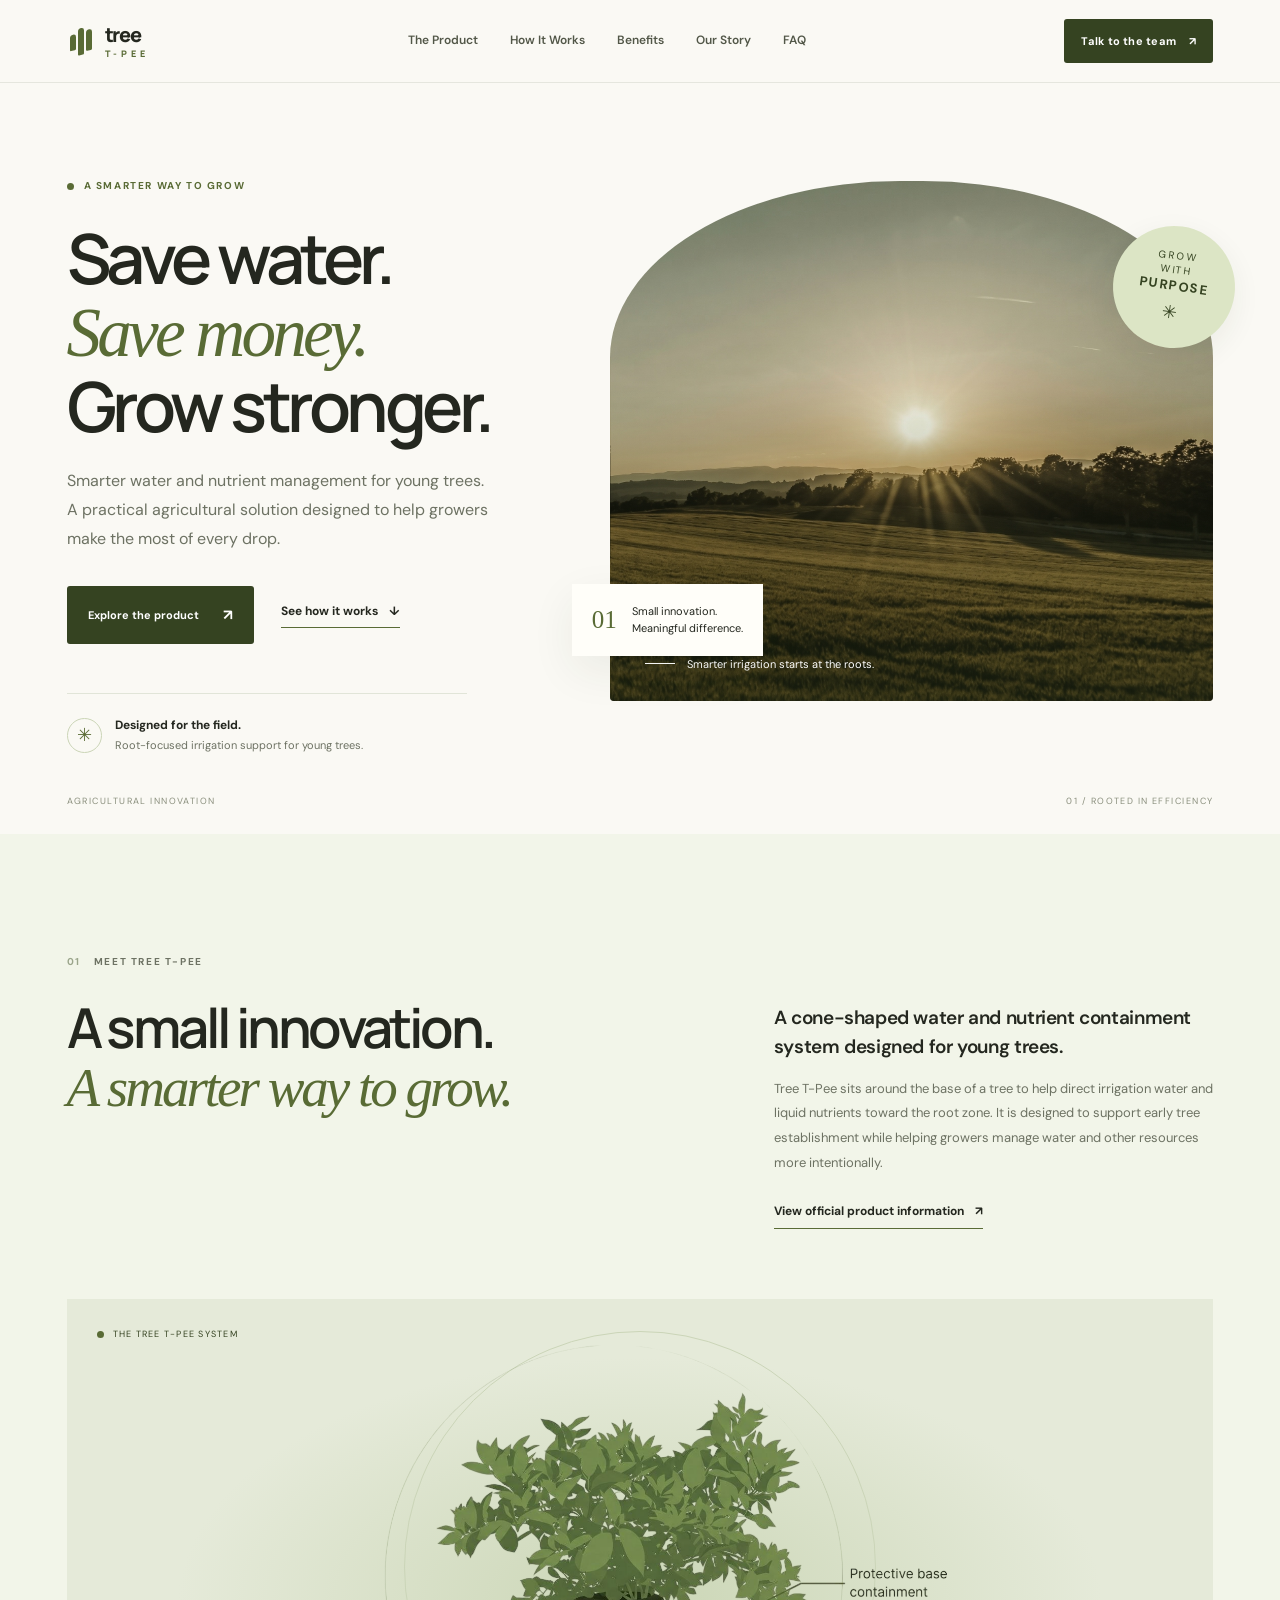
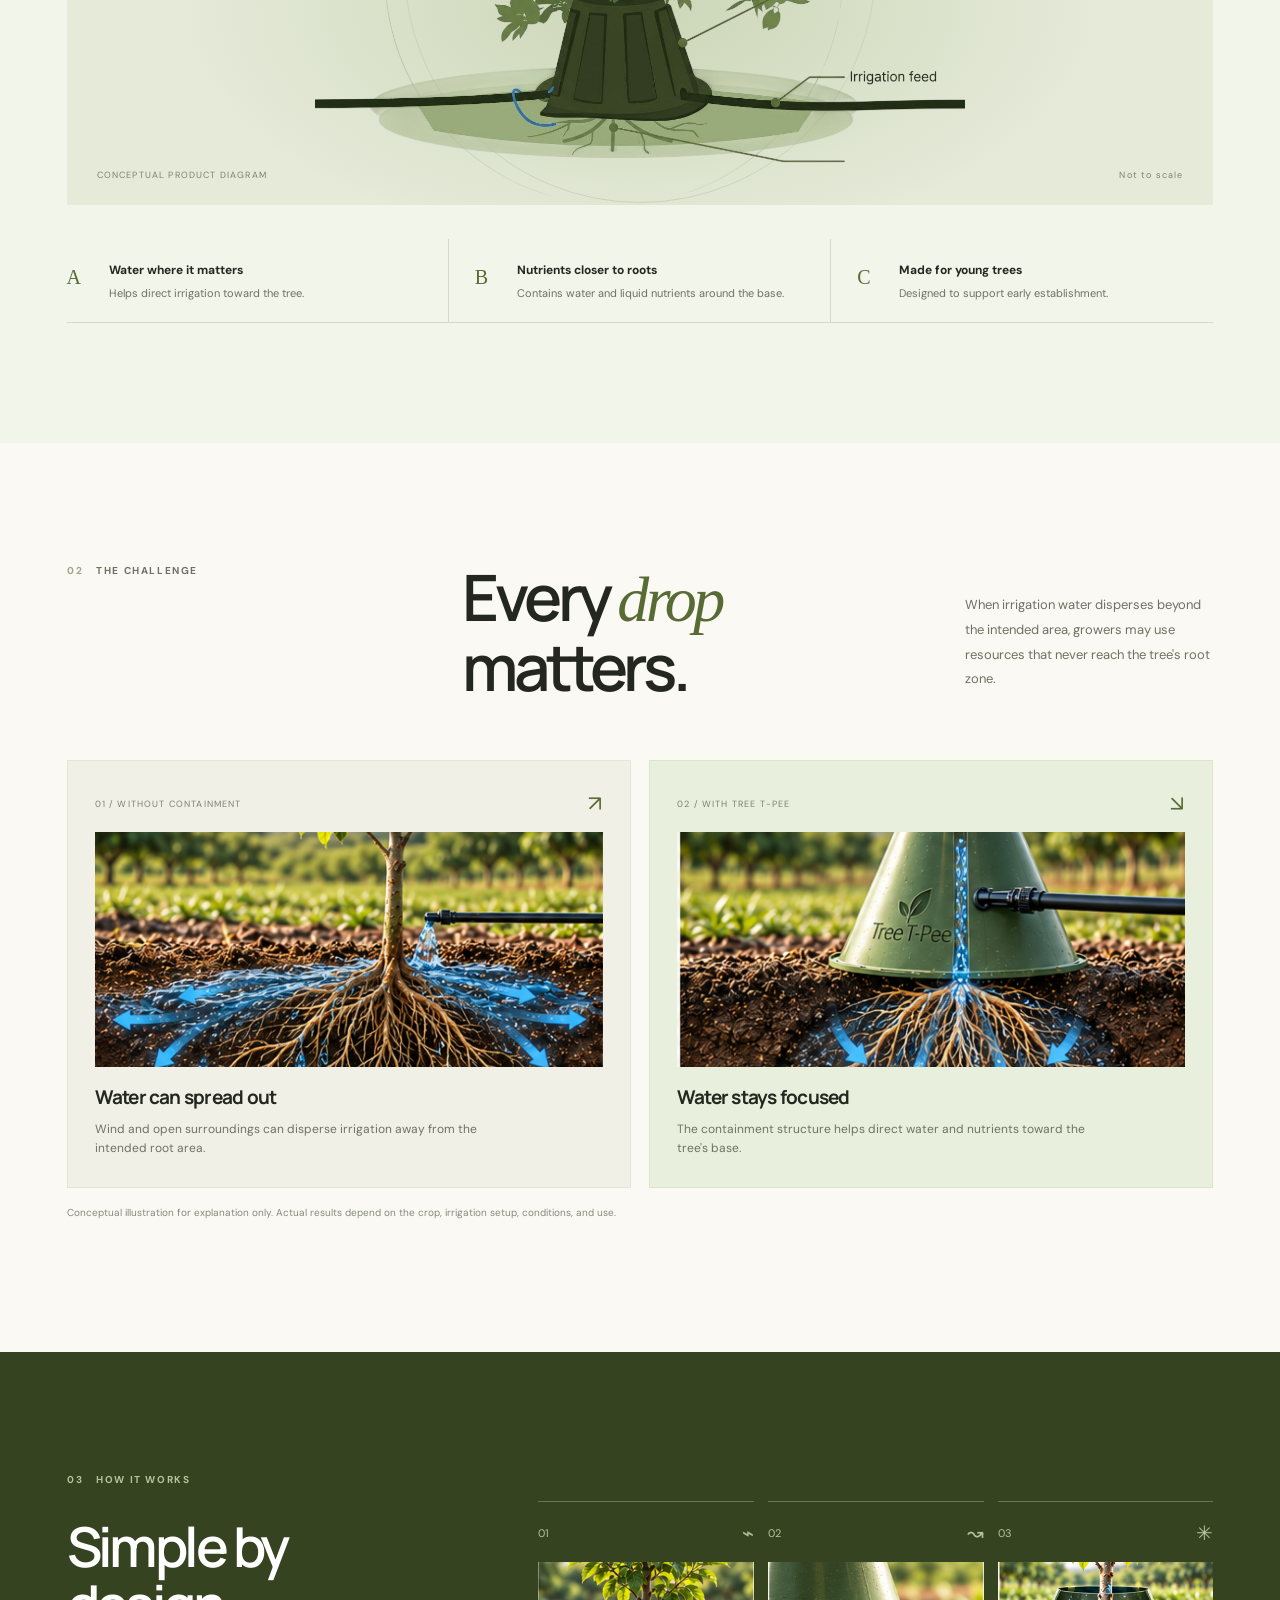
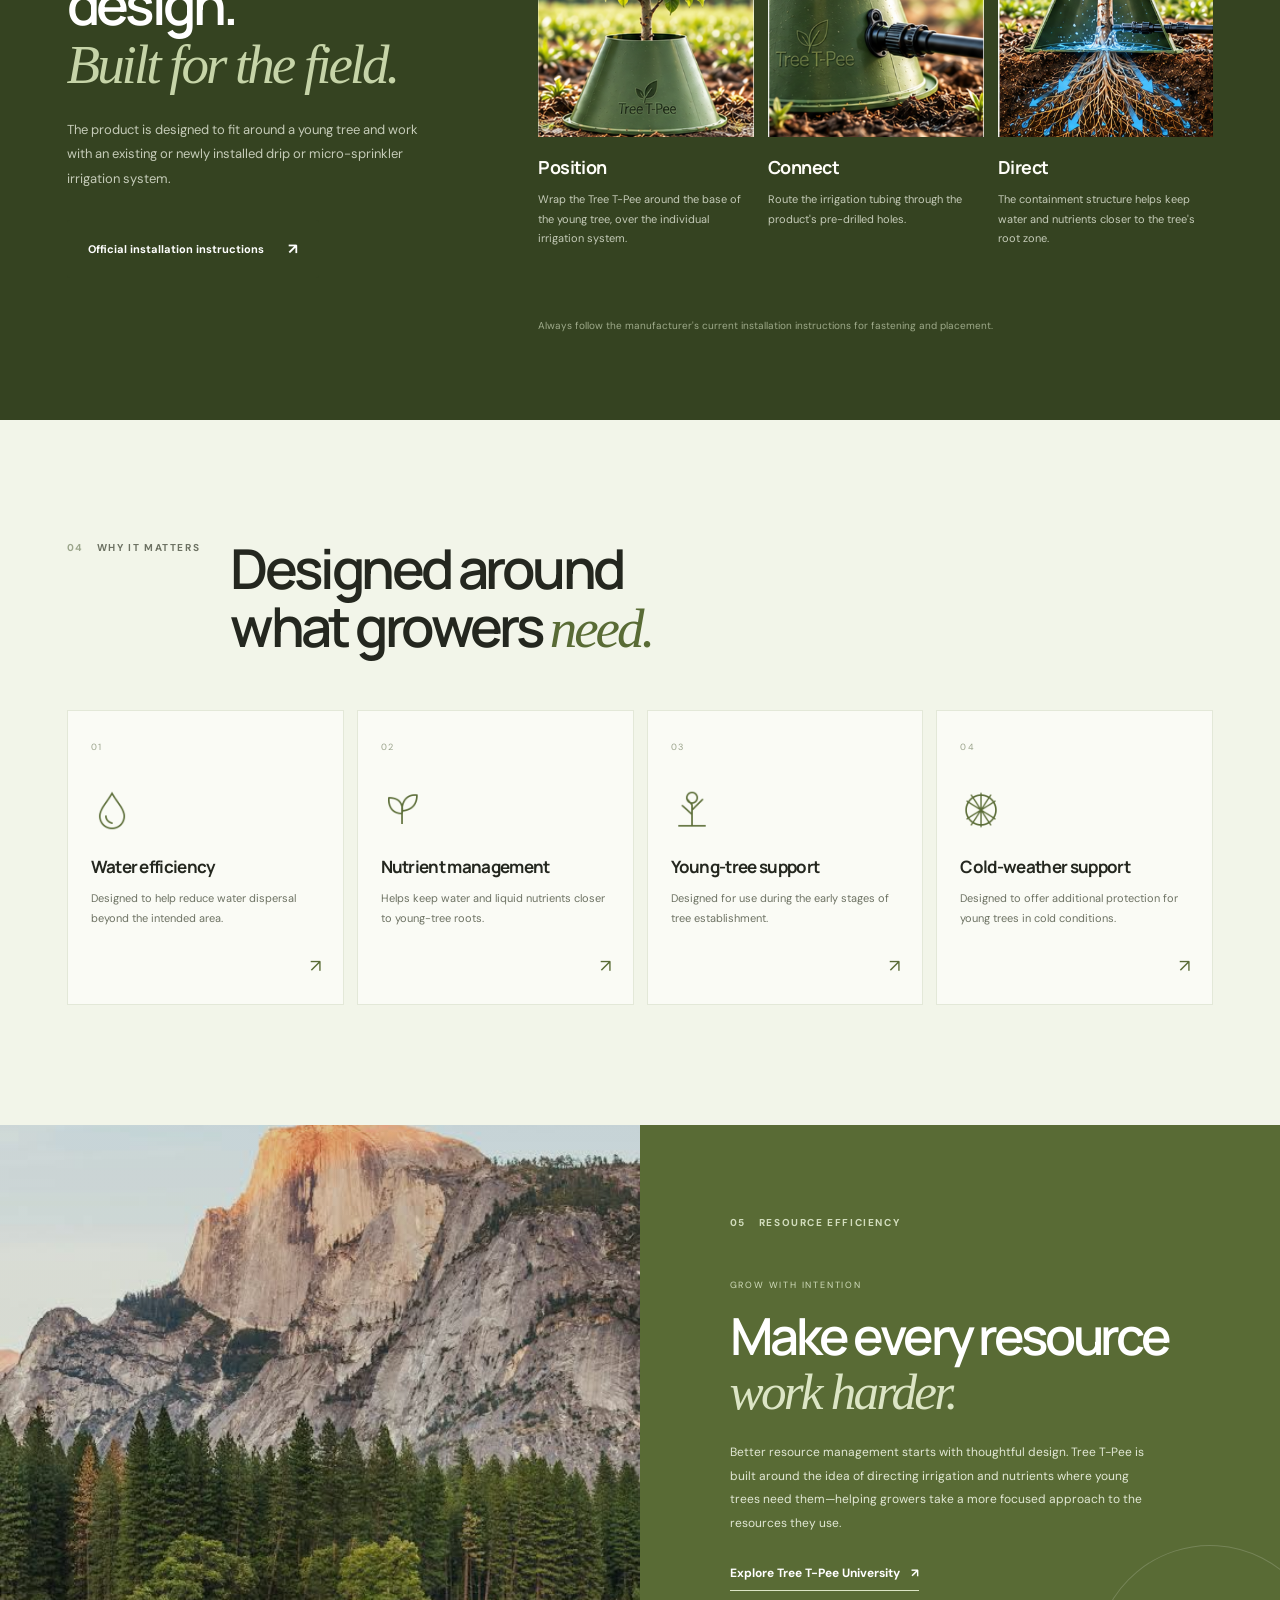
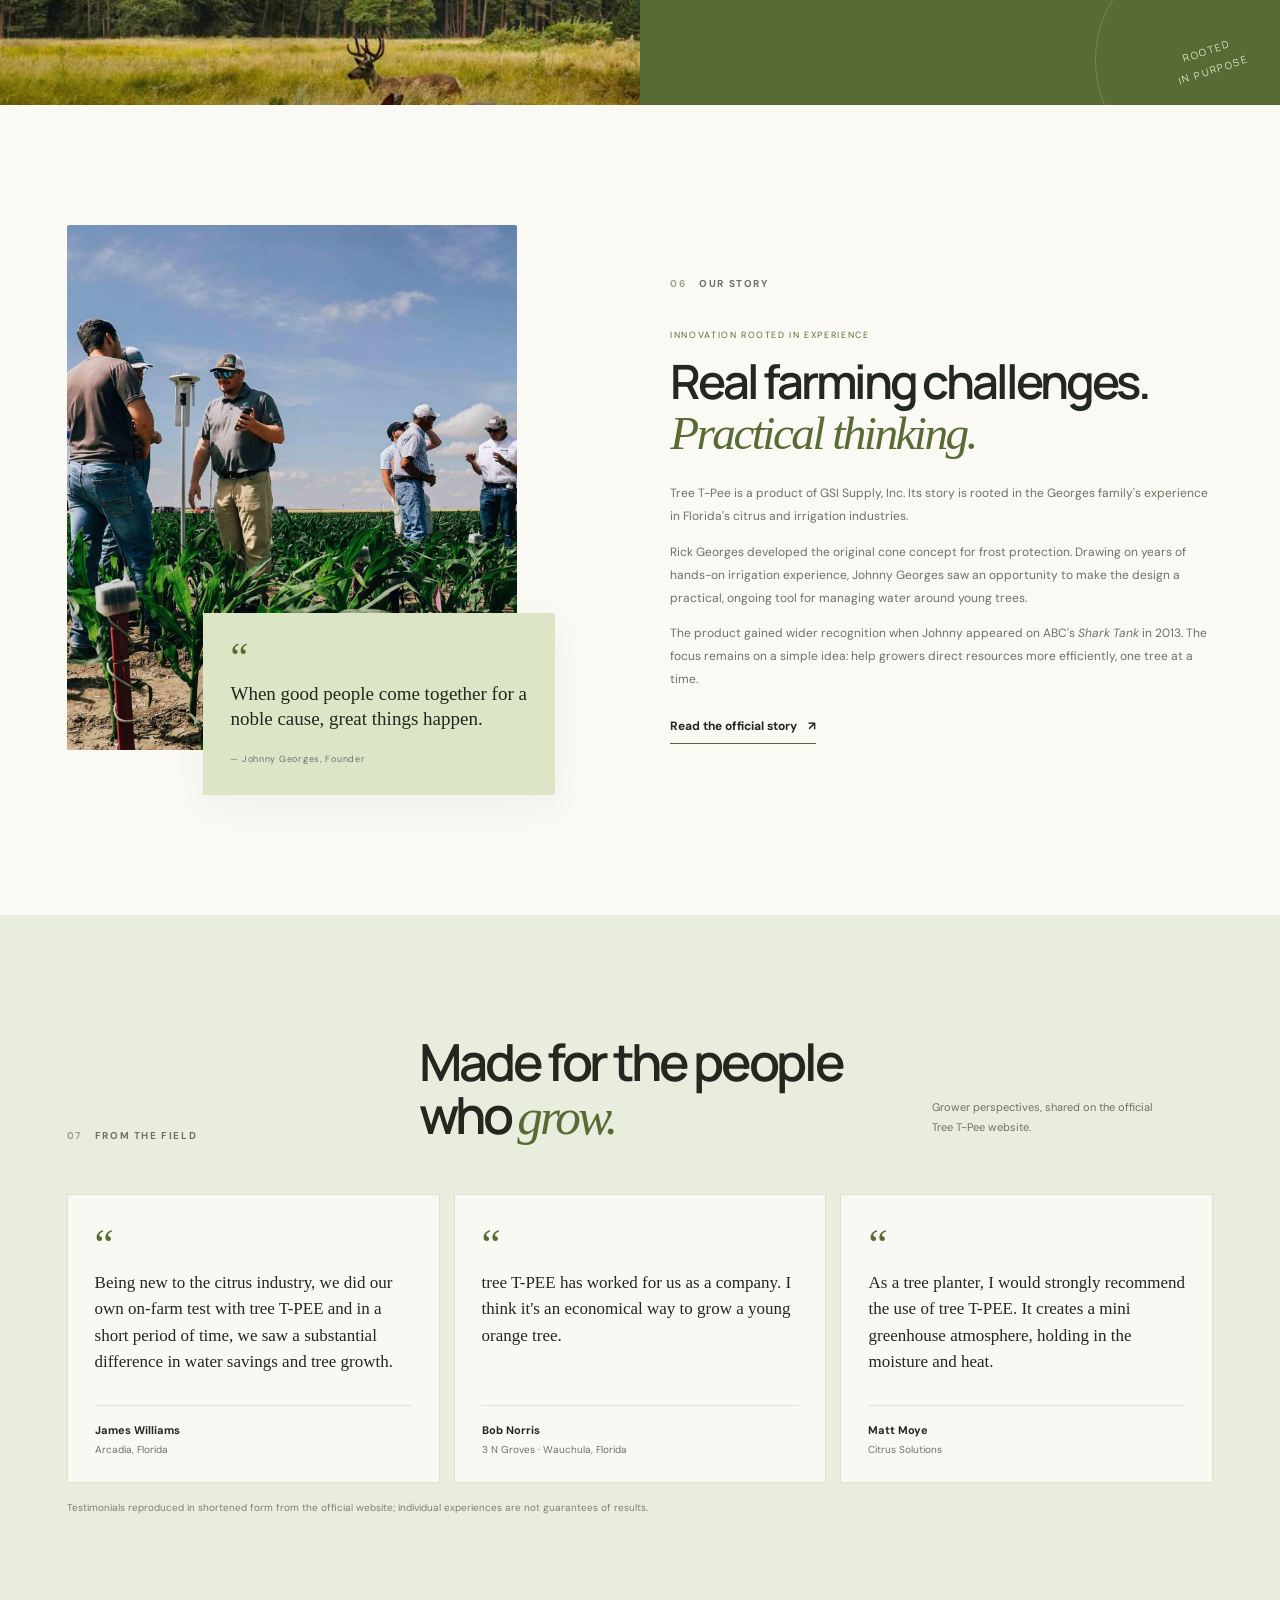
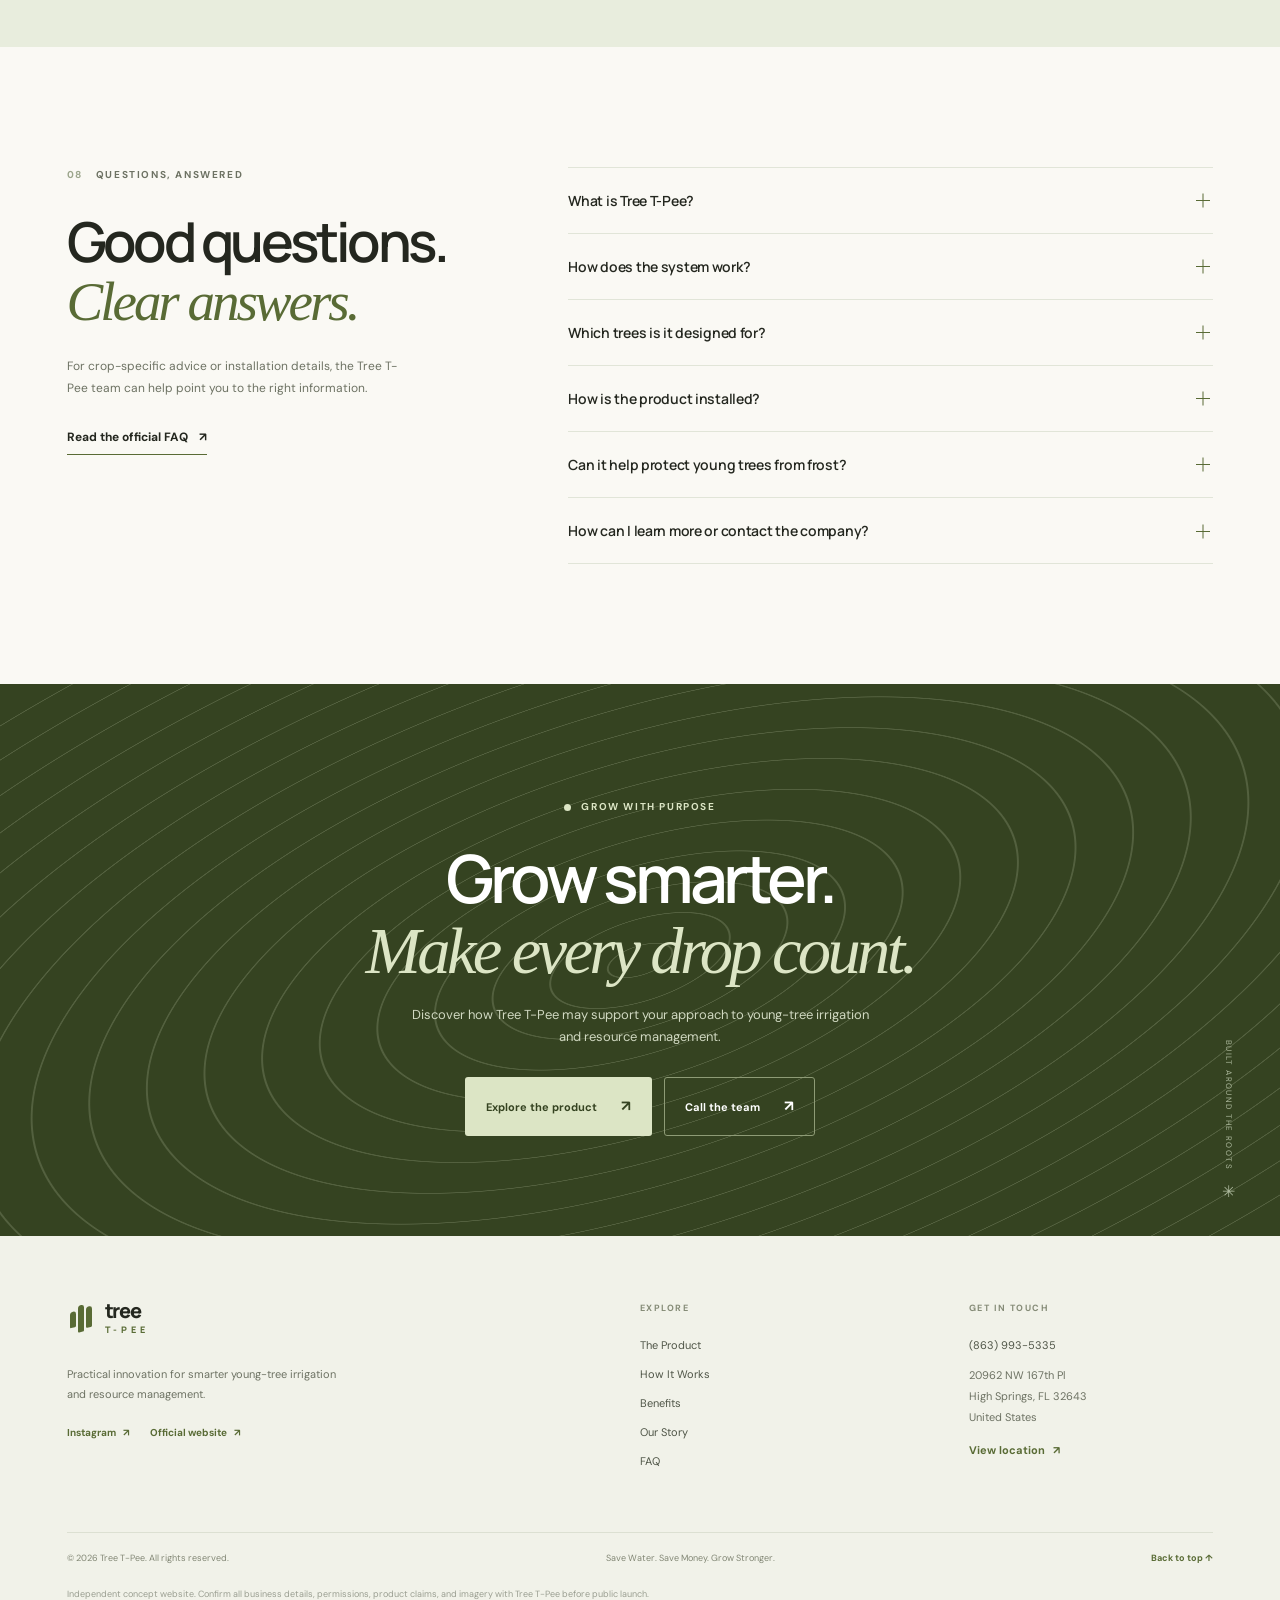
<file: index.html>
<!doctype html>
<html lang="en">
<head>
  <meta charset="utf-8">
  <meta name="viewport" content="width=device-width, initial-scale=1">
  <meta name="theme-color" content="#354321">
  <meta name="color-scheme" content="light">
  <meta name="referrer" content="strict-origin-when-cross-origin">
  <meta name="description" content="Discover Tree T-Pee, a practical water and nutrient containment system designed to support young trees and help growers use resources efficiently.">
  <meta property="og:title" content="Tree T-Pee — Grow Smarter">
  <meta property="og:description" content="Save Water. Save Money. Grow Stronger.">
  <meta property="og:type" content="website">
  <meta property="og:locale" content="en_US">
  <meta name="twitter:card" content="summary">
  <title>Tree T-Pee — Save Water. Grow Stronger.</title>
  <link rel="preconnect" href="https://fonts.googleapis.com">
  <link rel="preconnect" href="https://fonts.gstatic.com" crossorigin>
  <link href="https://fonts.googleapis.com/css2?family=DM+Sans:wght@400;500;600;700&family=Manrope:wght@400;500;600;700;800&display=swap" rel="stylesheet">
  <link rel="icon" href="assets/images/tree-tpee-favicon.png" type="image/png">
  <link rel="stylesheet" href="assets/styles/main.css">
</head>
<body>
  <a class="skip-link" href="#main">Skip to content</a>
  <header class="site-header" id="top">
    <div class="nav-wrap">
      <a class="brand" href="#top" aria-label="Tree T-Pee home">
        <span class="brand-mark" aria-hidden="true"><span></span><span></span><span></span></span>
        <span class="brand-word">tree<span>T-PEE</span></span>
      </a>
      <button class="menu-toggle" aria-expanded="false" aria-controls="primary-nav" aria-label="Open navigation">
        <span></span><span></span>
      </button>
      <nav id="primary-nav" class="primary-nav" aria-label="Main navigation">
        <a href="#product">The Product</a>
        <a href="#how-it-works">How It Works</a>
        <a href="#benefits">Benefits</a>
        <a href="#story">Our Story</a>
        <a href="#faq">FAQ</a>
      </nav>
      <a class="nav-cta" href="#contact">Talk to the team <span aria-hidden="true">↗</span></a>
    </div>
  </header>

  <main id="main">
    <section class="hero section-shell">
      <div class="hero-copy reveal">
        <p class="eyebrow"><span class="eyebrow-dot"></span> A smarter way to grow</p>
        <h1>Save water.<br><em>Save money.</em><br>Grow stronger.</h1>
        <p class="hero-lede">Smarter water and nutrient management for young trees. A practical agricultural solution designed to help growers make the most of every drop.</p>
        <div class="hero-actions">
          <a class="button button-dark" href="#product">Explore the product <span aria-hidden="true">↗</span></a>
          <a class="text-link" href="#how-it-works">See how it works <span aria-hidden="true">↓</span></a>
        </div>
        <div class="hero-proof">
          <div class="proof-icon" aria-hidden="true">✳</div>
          <p><strong>Designed for the field.</strong><br><span>Root-focused irrigation support for young trees.</span></p>
        </div>
      </div>
      <div class="hero-visual reveal">
        <div class="hero-photo" role="img" aria-label="Sunlit orchard with rows of young trees"></div>
        <div class="photo-shade"></div>
        <div class="hero-photo-caption"><span class="caption-line"></span><span>Smarter irrigation starts at the roots.</span></div>
        <div class="hero-stamp"><span>GROW</span><span>WITH</span><strong>PURPOSE</strong><i aria-hidden="true">✳</i></div>
        <div class="hero-note"><span class="note-number">01</span><span>Small innovation.<br>Meaningful difference.</span></div>
      </div>
      <div class="hero-bottom"><span>AGRICULTURAL INNOVATION</span><span>01 / ROOTED IN EFFICIENCY</span></div>
    </section>

    <section class="intro section-pad" id="product">
      <div class="section-kicker reveal"><span>01</span><span>Meet Tree T-Pee</span></div>
      <div class="intro-grid">
        <div class="intro-heading reveal"><h2>A small innovation.<br><em>A smarter way to grow.</em></h2></div>
        <div class="intro-copy reveal"><p class="large-copy">A cone-shaped water and nutrient containment system designed for young trees.</p><p>Tree T-Pee sits around the base of a tree to help direct irrigation water and liquid nutrients toward the root zone. It is designed to support early tree establishment while helping growers manage water and other resources more intentionally.</p><a class="underlined-link" href="https://www.treetpee.com/products/" target="_blank" rel="noopener noreferrer">View official product information <span aria-hidden="true">↗</span></a></div>
      </div>
      <div class="product-stage reveal">
        <div class="stage-texture"></div>
        <div class="stage-label"><span class="stage-dot"></span> THE TREE T-PEE SYSTEM</div>
        <div class="product-diagram" aria-label="Conceptual illustration of a cone-shaped containment system around a young tree">
          <img src="assets/images/tree-tpee-product-diagram.png" alt="Conceptual Tree T-Pee illustration: a young tree inside a cone-shaped containment guard, with irrigation tubing and root-zone lines." width="1120" height="820" loading="lazy" decoding="async">
        </div>
        <div class="stage-foot"><span>CONCEPTUAL PRODUCT DIAGRAM</span><span>Not to scale</span></div>
      </div>
      <div class="feature-strip">
        <div><span class="feature-index">A</span><strong>Water where it matters</strong><span>Helps direct irrigation toward the tree.</span></div>
        <div><span class="feature-index">B</span><strong>Nutrients closer to roots</strong><span>Contains water and liquid nutrients around the base.</span></div>
        <div><span class="feature-index">C</span><strong>Made for young trees</strong><span>Designed to support early establishment.</span></div>
      </div>
    </section>

    <section class="problem section-pad">
      <div class="problem-top">
        <div class="section-kicker reveal"><span>02</span><span>The challenge</span></div>
        <h2 class="reveal">Every <em>drop</em><br>matters.</h2>
        <p class="problem-lede reveal">When irrigation water disperses beyond the intended area, growers may use resources that never reach the tree's root zone.</p>
      </div>
      <div class="compare-grid reveal">
        <article class="compare-card compare-before">
          <div class="compare-top"><span>01 / WITHOUT CONTAINMENT</span><span class="compare-symbol">↗</span></div>
          <div class="compare-art"><img src="assets/images/challenge-without-containment.png" alt="Conceptual cutaway of irrigation water spreading outward beyond a young tree’s root zone without containment." width="1096" height="752" loading="lazy" decoding="async"></div>
          <h3>Water can spread out</h3><p>Wind and open surroundings can disperse irrigation away from the intended root area.</p>
        </article>
        <article class="compare-card compare-after">
          <div class="compare-top"><span>02 / WITH TREE T-PEE</span><span class="compare-symbol">↘</span></div>
          <div class="compare-art"><img src="assets/images/challenge-with-tree-tpee.png" alt="Conceptual cutaway of a Tree T-Pee around a young tree, with water directed toward the root zone." width="1034" height="752" loading="lazy" decoding="async"></div>
          <h3>Water stays focused</h3><p>The containment structure helps direct water and nutrients toward the tree's base.</p>
        </article>
      </div>
      <p class="diagram-disclaimer">Conceptual illustration for explanation only. Actual results depend on the crop, irrigation setup, conditions, and use.</p>
    </section>

    <section class="how section-pad" id="how-it-works">
      <div class="how-heading">
        <div class="section-kicker reveal"><span>03</span><span>How it works</span></div>
        <h2 class="reveal">Simple by design.<br><em>Built for the field.</em></h2>
        <p class="reveal">The product is designed to fit around a young tree and work with an existing or newly installed drip or micro-sprinkler irrigation system.</p>
        <a class="button button-dark reveal" href="https://www.treetpee.com/ttp-u/instructions/" target="_blank" rel="noopener noreferrer">Official installation instructions <span aria-hidden="true">↗</span></a>
      </div>
      <div class="steps">
        <article class="step reveal"><div class="step-head"><span>01</span><span class="step-icon" aria-hidden="true">⌁</span></div><div class="step-art"><img src="assets/images/how-it-works-position.png" alt="Tree T-Pee containment structure positioned around the base of a young tree." width="604" height="596" loading="lazy" decoding="async"></div><h3>Position</h3><p>Wrap the Tree T-Pee around the base of the young tree, over the individual irrigation system.</p></article>
        <article class="step reveal"><div class="step-head"><span>02</span><span class="step-icon" aria-hidden="true">↝</span></div><div class="step-art"><img src="assets/images/how-it-works-connect.png" alt="Close-up of irrigation tubing connected through the Tree T-Pee side opening." width="628" height="596" loading="lazy" decoding="async"></div><h3>Connect</h3><p>Route the irrigation tubing through the product's pre-drilled holes.</p></article>
        <article class="step reveal"><div class="step-head"><span>03</span><span class="step-icon" aria-hidden="true">✳</span></div><div class="step-art"><img src="assets/images/how-it-works-direct.png" alt="Conceptual soil cutaway showing water directed down toward the young tree’s root zone inside the Tree T-Pee." width="696" height="596" loading="lazy" decoding="async"></div><h3>Direct</h3><p>The containment structure helps keep water and nutrients closer to the tree's root zone.</p></article>
      </div>
      <p class="small-note">Always follow the manufacturer's current installation instructions for fastening and placement.</p>
    </section>

    <section class="benefits section-pad" id="benefits">
      <div class="benefits-heading">
        <div class="section-kicker reveal"><span>04</span><span>Why it matters</span></div>
        <h2 class="reveal">Designed around<br>what growers <em>need.</em></h2>
      </div>
      <div class="benefit-grid">
        <article class="benefit-card reveal"><span class="benefit-num">01</span><div class="benefit-icon"><img src="assets/images/icon-water-efficiency.png" alt="" width="48" height="48" loading="lazy" decoding="async" aria-hidden="true"></div><h3>Water efficiency</h3><p>Designed to help reduce water dispersal beyond the intended area.</p><span class="card-arrow">↗</span></article>
        <article class="benefit-card reveal"><span class="benefit-num">02</span><div class="benefit-icon"><img src="assets/images/icon-nutrient-management.png" alt="" width="48" height="48" loading="lazy" decoding="async" aria-hidden="true"></div><h3>Nutrient management</h3><p>Helps keep water and liquid nutrients closer to young-tree roots.</p><span class="card-arrow">↗</span></article>
        <article class="benefit-card reveal"><span class="benefit-num">03</span><div class="benefit-icon"><img src="assets/images/icon-young-tree-support.png" alt="" width="48" height="48" loading="lazy" decoding="async" aria-hidden="true"></div><h3>Young-tree support</h3><p>Designed for use during the early stages of tree establishment.</p><span class="card-arrow">↗</span></article>
        <article class="benefit-card reveal"><span class="benefit-num">04</span><div class="benefit-icon"><img src="assets/images/icon-cold-weather-support.png" alt="" width="48" height="48" loading="lazy" decoding="async" aria-hidden="true"></div><h3>Cold-weather support</h3><p>Designed to offer additional protection for young trees in cold conditions.</p><span class="card-arrow">↗</span></article>
      </div>
    </section>

    <section class="sustainability">
      <div class="sustain-image" role="img" aria-label="Green orchard rows in warm afternoon light"></div>
      <div class="sustain-content reveal"><div class="section-kicker light-kicker"><span>05</span><span>Resource efficiency</span></div><p class="sustain-overline">GROW WITH INTENTION</p><h2>Make every resource<br><em>work harder.</em></h2><p>Better resource management starts with thoughtful design. Tree T-Pee is built around the idea of directing irrigation and nutrients where young trees need them—helping growers take a more focused approach to the resources they use.</p><a class="light-link" href="https://www.treetpee.com/ttp-u/" target="_blank" rel="noopener noreferrer">Explore Tree T-Pee University <span aria-hidden="true">↗</span></a><span class="sustain-orbit" aria-hidden="true">ROOTED<br>IN PURPOSE</span></div>
    </section>

    <section class="story section-pad" id="story">
      <div class="story-visual reveal"><div class="story-photo" role="img" aria-label="Sunlit citrus orchard"></div><div class="story-quote"><span>“</span><p>When good people come together for a noble cause, great things happen.</p><small>— Johnny Georges, Founder</small></div></div>
      <div class="story-copy reveal"><div class="section-kicker"><span>06</span><span>Our story</span></div><p class="story-overline">INNOVATION ROOTED IN EXPERIENCE</p><h2>Real farming challenges.<br><em>Practical thinking.</em></h2><p>Tree T-Pee is a product of GSI Supply, Inc. Its story is rooted in the Georges family's experience in Florida's citrus and irrigation industries.</p><p>Rick Georges developed the original cone concept for frost protection. Drawing on years of hands-on irrigation experience, Johnny Georges saw an opportunity to make the design a practical, ongoing tool for managing water around young trees.</p><p>The product gained wider recognition when Johnny appeared on ABC's <em>Shark Tank</em> in 2013. The focus remains on a simple idea: help growers direct resources more efficiently, one tree at a time.</p><a class="underlined-link" href="https://www.treetpee.com/our-story/" target="_blank" rel="noopener noreferrer">Read the official story <span aria-hidden="true">↗</span></a></div>
    </section>

    <section class="testimonials section-pad">
      <div class="testimonial-heading"><div class="section-kicker reveal"><span>07</span><span>From the field</span></div><h2>Made for the people<br>who <em>grow.</em></h2><p>Grower perspectives, shared on the official Tree T-Pee website.</p></div>
      <div class="testimonial-list">
        <blockquote class="testimonial reveal"><div class="quote-mark">“</div><p>Being new to the citrus industry, we did our own on-farm test with tree T-PEE and in a short period of time, we saw a substantial difference in water savings and tree growth.</p><footer><strong>James Williams</strong><span>Arcadia, Florida</span></footer></blockquote>
        <blockquote class="testimonial reveal"><div class="quote-mark">“</div><p>tree T-PEE has worked for us as a company. I think it's an economical way to grow a young orange tree.</p><footer><strong>Bob Norris</strong><span>3 N Groves · Wauchula, Florida</span></footer></blockquote>
        <blockquote class="testimonial reveal"><div class="quote-mark">“</div><p>As a tree planter, I would strongly recommend the use of tree T-PEE. It creates a mini greenhouse atmosphere, holding in the moisture and heat.</p><footer><strong>Matt Moye</strong><span>Citrus Solutions</span></footer></blockquote>
      </div>
      <p class="testimonial-note">Testimonials reproduced in shortened form from the official website; individual experiences are not guarantees of results.</p>
    </section>

    <section class="faq section-pad" id="faq">
      <div class="faq-intro"><div class="section-kicker reveal"><span>08</span><span>Questions, answered</span></div><h2>Good questions.<br><em>Clear answers.</em></h2><p>For crop-specific advice or installation details, the Tree T-Pee team can help point you to the right information.</p><a class="underlined-link" href="https://www.treetpee.com/ttp-u/frequently-asked-questions/" target="_blank" rel="noopener noreferrer">Read the official FAQ <span aria-hidden="true">↗</span></a></div>
      <div class="faq-list reveal">
        <details><summary>What is Tree T-Pee?<span class="faq-plus"></span></summary><p>It is a cone-shaped water and nutrient containment system designed for young trees, particularly during early establishment.</p></details>
        <details><summary>How does the system work?<span class="faq-plus"></span></summary><p>The structure sits around the base of a tree and helps contain irrigation water and liquid nutrients closer to the root zone.</p></details>
        <details><summary>Which trees is it designed for?<span class="faq-plus"></span></summary><p>The manufacturer describes it for young trees and lists several crop types. Suitability depends on the tree, irrigation setup, and local growing conditions; check the official product guidance for your application.</p></details>
        <details><summary>How is the product installed?<span class="faq-plus"></span></summary><p>The official instructions cover positioning it around the tree, routing irrigation tubing through the pre-drilled holes, fastening the product, and stabilizing the base. Read the complete current instructions before installation.</p></details>
        <details><summary>Can it help protect young trees from frost?<span class="faq-plus"></span></summary><p>Frost protection is one of the product's intended uses. Performance depends on local conditions and the irrigation setup; consult the manufacturer for guidance specific to your operation.</p></details>
        <details><summary>How can I learn more or contact the company?<span class="faq-plus"></span></summary><p>Call the Tree T-Pee team at (863) 993-5335 or visit the official website for product details and contact options.</p></details>
      </div>
    </section>

    <section class="final-cta" id="contact">
      <div class="cta-pattern" aria-hidden="true"></div>
      <div class="cta-content reveal"><p class="eyebrow eyebrow-light"><span class="eyebrow-dot"></span> Grow with purpose</p><h2>Grow smarter.<br><em>Make every drop count.</em></h2><p>Discover how Tree T-Pee may support your approach to young-tree irrigation and resource management.</p><div class="cta-actions"><a class="button button-light" href="https://www.treetpee.com/products/" target="_blank" rel="noopener noreferrer">Explore the product <span aria-hidden="true">↗</span></a><a class="button button-outline-light" href="tel:+18639935335">Call the team <span aria-hidden="true">↗</span></a></div></div>
      <div class="cta-side-note">BUILT AROUND THE ROOTS <span>✳</span></div>
    </section>
  </main>

  <footer class="site-footer">
    <div class="footer-main">
      <div class="footer-brand-col"><a class="brand brand-footer" href="#top"><span class="brand-mark" aria-hidden="true"><span></span><span></span><span></span></span><span class="brand-word">tree<span>T-PEE</span></span></a><p>Practical innovation for smarter young-tree irrigation and resource management.</p><div class="footer-social"><a href="https://www.instagram.com/treetpee/" target="_blank" rel="noopener noreferrer">Instagram <span aria-hidden="true">↗</span></a><a href="https://www.treetpee.com/" target="_blank" rel="noopener noreferrer">Official website <span aria-hidden="true">↗</span></a></div></div>
      <div class="footer-links"><span class="footer-label">EXPLORE</span><a href="#product">The Product</a><a href="#how-it-works">How It Works</a><a href="#benefits">Benefits</a><a href="#story">Our Story</a><a href="#faq">FAQ</a></div>
      <div class="footer-contact"><span class="footer-label">GET IN TOUCH</span><a href="tel:+18639935335">(863) 993-5335</a><p>20962 NW 167th Pl<br>High Springs, FL 32643<br>United States</p><a class="footer-map" href="https://maps.google.com/?q=20962+NW+167th+Pl+High+Springs+FL+32643" target="_blank" rel="noopener noreferrer">View location <span aria-hidden="true">↗</span></a></div>
    </div>
    <div class="footer-bottom"><span>© <span id="year"></span> Tree T-Pee. All rights reserved.</span><span>Save Water. Save Money. Grow Stronger.</span><a href="#top">Back to top ↑</a></div>
    <p class="owner-note">Independent concept website. Confirm all business details, permissions, product claims, and imagery with Tree T-Pee before public launch.</p>
  </footer>
  <script src="assets/scripts/main.js" defer></script>
</body>
</html>
</file>
<file: assets/styles/main.css>
/* Tree T-Pee concept website — olive editorial design system */
:root {
  --olive: #596b35;
  --deep: #354321;
  --deepest: #263318;
  --pale: #dce5c5;
  --pale-bg: #f2f5e9;
  --cream: #faf9f4;
  --ink: #24271f;
  --muted: #6d7263;
  --line: #e1e5d8;
  --white: #fffef9;
  --serif: Georgia,"Times New Roman",serif;
  --sans: "DM Sans",Arial,sans-serif;
  --display: "Manrope","DM Sans",sans-serif;
  --max: 1320px;
}
* {
  box-sizing: border-box;
}
html {
  scroll-behavior: smooth;
  scroll-padding-top: 100px;
}
body {
  margin: 0;
  background: var(--cream);
  color: var(--ink);
  font-family: var(--sans);
  font-size: 15px;
  line-height: 1.65;
  -webkit-font-smoothing: antialiased;
}
a {
  color: inherit;
  text-decoration: none;
}
button {
  font: inherit;
}
img,svg {
  max-width: 100%;
}
::selection {
  background: var(--pale);
  color: var(--deep);
}
.skip-link {
  position: absolute;
  left: 16px;
  top: -60px;
  background: var(--deep);
  color: #fff;
  padding: 12px 16px;
  z-index: 99;
}
.skip-link:focus {
  top: 12px;
}
:focus-visible {
  outline: 3px solid #9cb36c;
  outline-offset: 4px;
}
/* Header and primary navigation */
.site-header {
  position: sticky;
  top: 0;
  z-index: 50;
  background: rgba(250,249,244,.94);
  backdrop-filter: blur(16px);
  border-bottom: 1px solid rgba(53,67,33,.1);
  transition: box-shadow .25s;
}
.site-header.scrolled {
  box-shadow: 0 8px 28px #2633180d;
}
.nav-wrap {
  max-width: var(--max);
  margin: auto;
  padding: 0 5.2%;
  height: 82px;
  display: flex;
  align-items: center;
  justify-content: space-between;
  gap: 32px;
}
.brand {
  display: inline-flex;
  align-items: center;
  gap: 10px;
  flex-shrink: 0;
}
.brand-mark {
  width: 28px;
  height: 30px;
  display: flex;
  align-items: center;
  justify-content: center;
  gap: 2px;
  transform: skewY(-12deg);
}
.brand-mark span {
  display: block;
  width: 6px;
  background: var(--olive);
  border-radius: 5px 5px 2px 2px;
}
.brand-mark span:nth-child(1) {
  height: 16px;
}
.brand-mark span:nth-child(2) {
  height: 27px;
}
.brand-mark span:nth-child(3) {
  height: 21px;
}
.brand-word {
  font-family: var(--display);
  font-weight: 800;
  font-size: 20px;
  letter-spacing: -1.2px;
  line-height: 1;
}
.brand-word>span {
  display: block;
  font-size: 9px;
  letter-spacing: 4.1px;
  margin-top: 4px;
  color: var(--olive);
}
.primary-nav {
  display: flex;
  gap: clamp(16px,2.5vw,34px);
  align-items: center;
}
.primary-nav a {
  font-size: 12px;
  font-weight: 600;
  color: #525748;
  transition: color .2s;
}
.primary-nav a:hover,.primary-nav a.active {
  color: var(--olive);
}
.nav-cta {
  background: var(--deep);
  color: white;
  padding: 13px 17px;
  border-radius: 3px;
  font-size: 11px;
  font-weight: 700;
  letter-spacing: .02em;
  white-space: nowrap;
  transition: background .2s,transform .2s;
}
.nav-cta span {
  padding-left: 10px;
}
.nav-cta:hover,.button-dark:hover {
  background: #4c602d;
  transform: translateY(-2px);
}
.menu-toggle {
  display: none;
  border: 1px solid var(--line);
  background: transparent;
  width: 42px;
  height: 42px;
  border-radius: 3px;
  padding: 12px;
  cursor: pointer;
}
.menu-toggle span {
  height: 1px;
  background: var(--deep);
  display: block;
  margin: 5px 0;
  transition: transform .2s;
}
/* Shared section layout and product introduction */
.section-shell {
  max-width: var(--max);
  margin: 0 auto;
  padding: 0 5.2%;
}
.hero {
  min-height: 700px;
  display: grid;
  grid-template-columns: .88fr 1.12fr;
  align-items: center;
  position: relative;
  padding-top: 60px;
  padding-bottom: 80px;
  gap: 6%;
}
.hero-copy {
  padding: 25px 0 0;
  position: relative;
  z-index: 2;
}
.eyebrow,.section-kicker {
  display: flex;
  align-items: center;
  gap: 10px;
  text-transform: uppercase;
  font-size: 10px;
  letter-spacing: .16em;
  font-weight: 700;
  color: var(--olive);
}
.eyebrow-dot,.stage-dot {
  width: 7px;
  height: 7px;
  border-radius: 50%;
  background: var(--olive);
  display: inline-block;
}
.hero h1,.intro h2,.problem h2,.how h2,.benefits h2,.sustain-content h2,.story h2,.testimonial-heading h2,.faq h2,.final-cta h2 {
  font-family: var(--display);
  font-size: clamp(45px,5.4vw,76px);
  line-height: 1.05;
  letter-spacing: -.065em;
  font-weight: 600;
  margin: 27px 0 25px;
}
.hero h1 em,.intro h2 em,.problem h2 em,.how h2 em,.benefits h2 em,.sustain-content h2 em,.story h2 em,.testimonial-heading h2 em,.faq h2 em,.final-cta h2 em {
  font-family: var(--serif);
  font-weight: 400;
  letter-spacing: -.055em;
  color: var(--olive);
}
.hero-lede {
  max-width: 430px;
  font-size: 16px;
  line-height: 1.8;
  color: var(--muted);
}
.hero-actions {
  display: flex;
  align-items: center;
  gap: 27px;
  margin-top: 32px;
  flex-wrap: wrap;
}
.button {
  display: inline-flex;
  align-items: center;
  justify-content: center;
  gap: 24px;
  padding: 16px 20px;
  border: 1px solid transparent;
  border-radius: 3px;
  font-size: 11px;
  font-weight: 700;
  transition: transform .2s,background .2s,border-color .2s;
  min-height: 49px;
}
.button span {
  font-size: 15px;
}
.button-dark {
  background: var(--deep);
  color: #fff;
}
.text-link,.underlined-link,.light-link {
  font-size: 12px;
  font-weight: 700;
  border-bottom: 1px solid var(--olive);
  padding-bottom: 6px;
}
.text-link span,.underlined-link span,.light-link span {
  padding-left: 8px;
}
.text-link:hover,.underlined-link:hover {
  color: var(--olive);
}
.hero-proof {
  display: flex;
  gap: 13px;
  align-items: center;
  margin-top: 49px;
  padding-top: 22px;
  border-top: 1px solid var(--line);
  max-width: 400px;
}
.proof-icon {
  width: 35px;
  height: 35px;
  border: 1px solid #cad4b6;
  border-radius: 50%;
  display: grid;
  place-items: center;
  color: var(--olive);
  font-size: 18px;
}
.hero-proof p {
  margin: 0;
  font-size: 11px;
  line-height: 1.65;
}
.hero-proof strong {
  font-size: 12px;
}
.hero-proof p span {
  color: var(--muted);
}
.hero-visual {
  height: 540px;
  position: relative;
  align-self: center;
  margin-top: 4px;
}
.hero-photo,.sustain-image,.story-photo {
  background-size: cover;
  background-position: center;
}
.hero-photo {
  position: absolute;
  inset: 0 0 20px 0;
  background-image: url("../images/hero-orchard.png");
  border-radius: 48% 48% 4px 4px / 34% 34% 4px 4px;
  overflow: hidden;
}
.photo-shade {
  position: absolute;
  inset: 0 0 20px 0;
  border-radius: 48% 48% 4px 4px / 34% 34% 4px 4px;
  background: linear-gradient(180deg,#26331800 40%,#26331873 100%);
}
.hero-photo-caption {
  position: absolute;
  left: 35px;
  bottom: 48px;
  color: white;
  font-size: 11px;
  display: flex;
  align-items: center;
  gap: 12px;
}
.caption-line {
  height: 1px;
  width: 30px;
  background: #fff;
}
.hero-stamp {
  position: absolute;
  right: -22px;
  top: 45px;
  width: 122px;
  height: 122px;
  border-radius: 50%;
  background: var(--pale);
  color: var(--deep);
  display: flex;
  flex-direction: column;
  align-items: center;
  justify-content: center;
  font-size: 10px;
  letter-spacing: .18em;
  line-height: 1.4;
  transform: rotate(8deg);
  box-shadow: 0 10px 30px #26331812;
}
.hero-stamp strong {
  font-size: 13px;
  letter-spacing: .12em;
}
.hero-stamp i {
  font-style: normal;
  font-size: 18px;
  margin-top: 5px;
}
.hero-note {
  position: absolute;
  left: -38px;
  bottom: 65px;
  background: var(--white);
  padding: 17px 20px;
  display: flex;
  gap: 15px;
  align-items: center;
  box-shadow: 0 15px 45px #26331812;
  font-size: 11px;
  line-height: 1.5;
}
.note-number {
  font-family: var(--serif);
  font-size: 25px;
  color: var(--olive);
}
.hero-bottom {
  position: absolute;
  bottom: 25px;
  left: 5.2%;
  right: 5.2%;
  display: flex;
  justify-content: space-between;
  font-size: 9px;
  letter-spacing: .16em;
  color: #8a8f7d;
}
.section-pad {
  padding: 120px max(5.2%,calc((100vw - 1320px)/2));
}
.intro {
  background: var(--pale-bg);
}
.section-kicker {
  gap: 13px;
}
.section-kicker>span:first-child {
  color: #9ba58b;
}
.section-kicker>span:last-child {
  color: var(--muted);
}
.intro-grid {
  display: grid;
  grid-template-columns: 1.05fr .75fr;
  gap: 8%;
  margin-top: 28px;
}
.intro h2,.problem h2,.how h2,.benefits h2,.sustain-content h2,.story h2,.testimonial-heading h2,.faq h2 {
  font-size: clamp(38px,4.3vw,60px);
  margin: 0;
}
.intro-copy {
  padding-top: 4px;
  max-width: 500px;
}
.large-copy {
  font-size: 19px;
  line-height: 1.55;
  font-weight: 600;
  letter-spacing: -.02em;
  margin: 0 0 15px;
}
.intro-copy>p:not(.large-copy),.story-copy>p:not(.story-overline) {
  color: var(--muted);
  font-size: 13px;
  line-height: 1.9;
}
.intro-copy .underlined-link {
  display: inline-block;
  margin-top: 14px;
}
.product-stage {
  position: relative;
  min-height: 450px;
  margin-top: 70px;
  background: #e5ead9;
  overflow: hidden;
  display: grid;
  place-items: center;
}
.stage-texture {
  position: absolute;
  inset: 0;
  background: radial-gradient(ellipse at 50% 60%,#cbd6b6 0%,#e5ead9 57%,#e5ead9 100%);
}
.product-stage:before,.product-stage:after {
  content: "";
  position: absolute;
  width: 360px;
  height: 360px;
  border: 1px solid #b5c39a;
  border-radius: 50%;
  left: 50%;
  top: 53%;
  transform: translate(-50%,-50%);
}
.product-stage:after {
  width: 470px;
  height: 470px;
  border-color: #cbd5b8;
}
.stage-label {
  position: absolute;
  top: 28px;
  left: 30px;
  font-size: 9px;
  letter-spacing: .14em;
  color: var(--deep);
  display: flex;
  align-items: center;
  gap: 9px;
  z-index: 2;
}
.product-diagram {
  position: relative;
  z-index: 1;
  width: min(650px,75%);
  margin: 20px auto 0;
}
.product-diagram img {
  display: block;
  width: 100%;
  height: auto;
  overflow: visible;
}
.stage-foot {
  position: absolute;
  bottom: 22px;
  left: 30px;
  right: 30px;
  display: flex;
  justify-content: space-between;
  font-size: 9px;
  letter-spacing: .13em;
  color: #7b846a;
}
.feature-strip {
  display: grid;
  grid-template-columns: repeat(3,1fr);
  border-bottom: 1px solid #d4dbc7;
  margin-top: 34px;
}
.feature-strip>div {
  padding: 22px 28px 20px 0;
  display: grid;
  grid-template-columns: 32px 1fr;
  column-gap: 10px;
  border-right: 1px solid #d4dbc7;
}
.feature-strip>div+div {
  padding-left: 26px;
}
.feature-strip>div:last-child {
  border: 0;
}
.feature-index {
  grid-row: span 2;
  font-family: var(--serif);
  font-size: 20px;
  color: var(--olive);
}
.feature-strip strong {
  font-size: 12px;
}
.feature-strip>div>span:last-child {
  font-size: 11px;
  color: var(--muted);
  margin-top: 3px;
}
/* Irrigation challenge comparison */
.problem {
  background: var(--cream);
}
.problem-top {
  display: grid;
  grid-template-columns: 1fr 1.3fr .7fr;
  align-items: end;
  gap: 40px;
}
.problem-top .section-kicker {
  align-self: start;
}
.problem h2 {
  font-size: clamp(45px,5vw,68px);
}
.problem-lede {
  color: var(--muted);
  font-size: 13px;
  max-width: 300px;
  margin: 0 0 8px;
  line-height: 1.9;
}
.compare-grid {
  display: grid;
  grid-template-columns: 1fr 1fr;
  gap: 18px;
  margin-top: 60px;
}
.compare-card {
  background: #f1f0e7;
  border: 1px solid #e5e5d8;
  padding: 25px 27px 28px;
  min-width: 0;
}
.compare-after {
  background: #e9efdd;
  border-color: #dce5c5;
}
.compare-top {
  display: flex;
  justify-content: space-between;
  align-items: center;
  font-size: 9px;
  letter-spacing: .13em;
  color: #7a806e;
}
.compare-symbol {
  font-size: 22px;
  color: var(--olive);
}
.compare-art {
  height: 235px;
  position: relative;
  overflow: hidden;
  margin: 10px 0 15px;
}
.compare-art img { display:block; width:100%; height:100%; object-fit:cover; object-position:center; }
.ground {
  position: absolute;
  bottom: 27px;
  left: 3%;
  right: 3%;
  height: 46px;
  border-radius: 50%;
  background: #d3d4bf;
}
.mini-tree {
  position: absolute;
  width: 90px;
  height: 155px;
  left: 50%;
  bottom: 50px;
  transform: translateX(-50%);
  z-index: 2;
}
.mini-tree:before {
  content: "";
  position: absolute;
  bottom: 0;
  left: 43px;
  width: 8px;
  height: 95px;
  background: #7c6948;
  border-radius: 6px;
}
.mini-tree i,.mini-tree b,.mini-tree span {
  position: absolute;
  display: block;
  background: #71874c;
  border-radius: 50% 50% 45% 45%;
}
.mini-tree i {
  width: 70px;
  height: 64px;
  left: 8px;
  top: 3px;
}
.mini-tree b {
  width: 55px;
  height: 60px;
  left: -2px;
  top: 32px;
}
.mini-tree span {
  width: 56px;
  height: 58px;
  right: -2px;
  top: 33px;
}
.water {
  position: absolute;
  height: 2px;
  background: #7c9eab;
  transform-origin: left;
  opacity: .85;
}
.w1 {
  width: 100px;
  left: 45%;
  top: 53%;
  transform: rotate(160deg);
}
.w2 {
  width: 120px;
  left: 51%;
  top: 55%;
  transform: rotate(20deg);
}
.w3 {
  width: 80px;
  left: 46%;
  top: 60%;
  transform: rotate(205deg);
}
.w4 {
  width: 90px;
  left: 52%;
  top: 62%;
  transform: rotate(35deg);
}
.w5 {
  width: 70px;
  left: 50%;
  top: 49%;
  transform: rotate(5deg);
}
.w6 {
  width: 65px;
  left: 50%;
  top: 58%;
  transform: rotate(90deg);
}
.containment-shape {
  position: absolute;
  z-index: 3;
  bottom: 41px;
  left: 50%;
  transform: translateX(-50%);
  width: 140px;
  height: 94px;
  background: #354321;
  clip-path: polygon(17% 0,83% 0,100% 100%,0 100%);
  border-top: 4px solid #82945e;
}
.cw1 {
  z-index: 4;
  width: 30px;
  left: 47%;
  top: 70%;
  transform: rotate(70deg);
}
.cw2 {
  z-index: 4;
  width: 27px;
  left: 51%;
  top: 71%;
  transform: rotate(110deg);
}
.cw3 {
  z-index: 4;
  width: 23px;
  left: 50%;
  top: 76%;
  transform: rotate(90deg);
}
.compare-card h3 {
  font-family: var(--display);
  font-size: 19px;
  letter-spacing: -.04em;
  margin: 0 0 6px;
}
.compare-card>p {
  color: var(--muted);
  font-size: 12px;
  max-width: 410px;
  margin: 0;
}
.diagram-disclaimer {
  font-size: 10px;
  color: #858a7b;
  margin-top: 17px;
}
/* How the system works */
.how {
  background: var(--deep);
  color: var(--white);
  display: grid;
  grid-template-columns: .72fr 1.28fr;
  gap: 8%;
}
.how .section-kicker>span:last-child,.how .section-kicker>span:first-child {
  color: #b6c49b;
}
.how h2 {
  margin-top: 30px;
  color: white;
}
.how h2 em {
  color: #c6d4a8;
}
.how-heading>p {
  font-size: 13px;
  color: #c5cbb8;
  line-height: 1.9;
  max-width: 360px;
  margin: 24px 0 28px;
}
.steps {
  display: grid;
  grid-template-columns: repeat(3,1fr);
  gap: 14px;
  align-self: center;
}
.step {
  border-top: 1px solid #697754;
  padding-top: 15px;
  min-width: 0;
}
.step-head {
  display: flex;
  justify-content: space-between;
  align-items: center;
  color: #b6c49b;
  font-size: 11px;
}
.step-icon {
  font-size: 20px;
}
.step-art {
  height: 175px;
  position: relative;
  overflow: hidden;
  margin: 12px 0 16px;
  background: #435331;
}
.step-art img { display:block; width:100%; height:100%; object-fit:cover; object-position:center; }
.step-art:after { display:none; /* illustration is now an external PNG */

  content: "";
  position: absolute;
  left: 0;
  right: 0;
  bottom: 20px;
  height: 20px;
  background: #68794c;
  border-radius: 50%;
}
.step-tree {
  position: absolute;
  width: 5px;
  height: 88px;
  background: #b3a17a;
  bottom: 35px;
  left: 50%;
  z-index: 1;
}
.step-tree:before,.step-tree:after {
  content: "";
  position: absolute;
  width: 42px;
  height: 43px;
  border-radius: 50%;
  background: #9aaf71;
  left: -18px;
  top: -20px;
}
.step-tree:after {
  width: 34px;
  height: 34px;
  left: -3px;
  top: -38px;
  background: #7f9859;
}
.step-cone {
  position: absolute;
  z-index: 2;
  bottom: 27px;
  left: 50%;
  transform: translateX(-50%);
  width: 86px;
  height: 65px;
  clip-path: polygon(18% 0,82% 0,100% 100%,0 100%);
  background: #27341b;
  border-top: 3px solid #9ba879;
}
.step-art-one .step-cone {
  background: transparent;
  border: 2px dashed #dce5c5;
  clip-path: none;
  border-radius: 0 0 45% 45%;
  height: 64px;
  width: 85px;
  border-top: 0;
  border-left: 2px dashed #dce5c5;
  border-right: 2px dashed #dce5c5;
  border-bottom: 2px dashed #dce5c5;
}
.tube {
  position: absolute;
  z-index: 4;
  width: 72px;
  height: 6px;
  border: 2px solid #dce5c5;
  border-radius: 6px;
  left: 30%;
  bottom: 55px;
  transform: rotate(-17deg);
}
.root-lines {
  position: absolute;
  z-index: 4;
  bottom: 25px;
  left: 50%;
  width: 50px;
  height: 40px;
  transform: translateX(-50%);
  border-bottom: 1px solid #b6c49b;
}
.root-lines:before,.root-lines:after {
  content: "";
  position: absolute;
  left: 50%;
  bottom: 0;
  height: 34px;
  width: 1px;
  background: #b6c49b;
  transform: rotate(35deg);
  transform-origin: bottom;
}
.root-lines:after {
  transform: rotate(-35deg);
}
.step h3 {
  font-family: var(--display);
  font-size: 18px;
  margin: 0 0 7px;
  letter-spacing: -.03em;
}
.step p {
  color: #c5cbb8;
  font-size: 11px;
  line-height: 1.8;
  margin: 0;
}
.small-note {
  grid-column: 2;
  font-size: 10px;
  color: #9eaa8a;
  margin: 5px 0 0;
}
/* Product benefits */
.benefits {
  background: var(--pale-bg);
}
.benefits-heading {
  display: flex;
  align-items: end;
  justify-content: space-between;
  gap: 30px;
  margin-bottom: 52px;
}
.benefits-heading .section-kicker {
  align-self: start;
}
.benefits h2 {
  margin-left: auto;
  flex: 1;
}
.benefit-grid {
  display: grid;
  grid-template-columns: repeat(4,1fr);
  gap: 13px;
}
.benefit-card {
  background: #fafbf5;
  min-height: 295px;
  padding: 22px 23px 25px;
  position: relative;
  border: 1px solid #e3e8d8;
  transition: transform .25s,box-shadow .25s,border-color .25s;
}
.benefit-card:hover {
  transform: translateY(-5px);
  box-shadow: 0 18px 40px #3543210c;
  border-color: #bdcba5;
}
.benefit-num {
  font-size: 9px;
  letter-spacing: .13em;
  color: #9aa38b;
}
.benefit-icon {
  margin: 32px 0 22px;
  color: var(--olive);
  width: 42px;
  height: 42px;
}
.benefit-icon img {
  display: block;
  width: 100%;
  height: 100%;
  object-fit: contain;
}
.benefit-card h3 {
  font-family: var(--display);
  font-size: 17px;
  letter-spacing: -.04em;
  margin: 0 0 8px;
}
.benefit-card p {
  font-size: 11px;
  line-height: 1.8;
  color: var(--muted);
  margin: 0;
  max-width: 230px;
}
.card-arrow {
  position: absolute;
  right: 22px;
  bottom: 22px;
  color: var(--olive);
  font-size: 18px;
}
/* Sustainability and brand story */
.sustainability {
  min-height: 580px;
  display: grid;
  grid-template-columns: 1fr 1fr;
  background: var(--olive);
  color: white;
}
.sustain-image {
  background-image: linear-gradient(#26331824,#26331824),url("../images/sustainability-orchard.png");
  background-position: center;
}
.sustain-content {
  padding: 90px clamp(40px,7vw,115px);
  position: relative;
  overflow: hidden;
}
.light-kicker>span {
  color: #d2ddbd!important;
}
.sustain-overline {
  font-size: 9px;
  letter-spacing: .2em;
  color: #d2ddbd;
  margin: 47px 0 16px;
}
.sustain-content h2 {
  font-size: clamp(37px,4vw,57px);
  position: relative;
  z-index: 1;
}
.sustain-content h2 em {
  color: #dce5c5;
}
.sustain-content>p:not(.sustain-overline) {
  font-size: 12px;
  line-height: 1.95;
  color: #e1e7d4;
  max-width: 420px;
  margin: 23px 0 25px;
  position: relative;
  z-index: 1;
}
.light-link {
  display: inline-block;
  color: #fff;
  border-color: #dce5c5;
  position: relative;
  z-index: 1;
}
.sustain-orbit {
  position: absolute;
  right: -45px;
  bottom: -70px;
  border: 1px solid #ffffff2c;
  border-radius: 50%;
  width: 230px;
  height: 230px;
  display: grid;
  place-items: center;
  text-align: center;
  font-family: var(--display);
  font-size: 10px;
  letter-spacing: .18em;
  line-height: 2;
  color: #dce5c5;
  transform: rotate(-18deg);
}
.story {
  display: grid;
  grid-template-columns: .9fr 1fr;
  gap: 10%;
  align-items: center;
  background: var(--cream);
}
.story-visual {
  position: relative;
  min-height: 570px;
}
.story-photo {
  position: absolute;
  inset: 0 38px 45px 0;
  background-image: url("../images/founder-orchard.png");
  background-position: center;
  border-radius: 2px;
}
.story-quote {
  position: absolute;
  right: 0;
  bottom: 0;
  background: var(--pale);
  padding: 25px 27px;
  width: 72%;
  box-shadow: 0 10px 35px #2633180c;
}
.story-quote>span {
  font-family: var(--serif);
  font-size: 40px;
  color: var(--olive);
  line-height: 1;
}
.story-quote p {
  font-family: var(--serif);
  font-size: 19px;
  line-height: 1.35;
  margin: 2px 0 13px;
}
.story-quote small {
  font-size: 9px;
  letter-spacing: .08em;
  color: var(--muted);
}
.story-overline {
  font-size: 9px;
  letter-spacing: .18em;
  color: var(--olive);
  margin: 36px 0 14px;
}
.story h2 {
  font-size: clamp(36px,3.7vw,53px);
  margin-bottom: 24px;
}
.story-copy>p:not(.story-overline) {
  font-size: 12px;
  line-height: 1.9;
  margin: 0 0 13px;
}
.story-copy .underlined-link {
  display: inline-block;
  margin-top: 13px;
}
.testimonials {
  background: #e8eddd;
}
/* Testimonials and frequently asked questions */
.testimonial-heading {
  display: grid;
  grid-template-columns: .8fr 1.2fr .7fr;
  align-items: end;
  gap: 30px;
}
.testimonial-heading h2 {
  font-size: clamp(38px,4vw,56px);
}
.testimonial-heading>p {
  font-size: 11px;
  line-height: 1.8;
  color: var(--muted);
  max-width: 240px;
  margin-bottom: 6px;
}
.testimonial-list {
  display: grid;
  grid-template-columns: repeat(3,1fr);
  gap: 14px;
  margin-top: 50px;
}
.testimonial {
  margin: 0;
  background: #f8f9f2;
  border: 1px solid #dce3ce;
  padding: 27px 27px 24px;
  display: flex;
  flex-direction: column;
  min-height: 275px;
}
.quote-mark {
  font-family: var(--serif);
  font-size: 43px;
  color: var(--olive);
  height: 35px;
  line-height: 1;
}
.testimonial>p {
  font-family: var(--serif);
  font-size: 17px;
  line-height: 1.55;
  margin: 13px 0 30px;
  flex: 1;
}
.testimonial footer {
  border-top: 1px solid #dfe5d3;
  padding-top: 15px;
  display: flex;
  flex-direction: column;
  gap: 2px;
}
.testimonial footer strong {
  font-size: 11px;
}
.testimonial footer span {
  font-size: 10px;
  color: var(--muted);
}
.testimonial-note {
  font-size: 10px;
  color: #7c836f;
  margin-top: 17px;
}
.faq {
  display: grid;
  grid-template-columns: .75fr 1.25fr;
  gap: 10%;
  background: var(--cream);
}
.faq h2 {
  margin-top: 30px;
}
.faq-intro>p {
  font-size: 12px;
  color: var(--muted);
  line-height: 1.9;
  max-width: 340px;
  margin: 24px 0;
}
.faq-intro .underlined-link {
  display: inline-block;
}
.faq-list {
  border-top: 1px solid var(--line);
}
.faq-list details {
  border-bottom: 1px solid var(--line);
}
.faq-list summary {
  list-style: none;
  cursor: pointer;
  padding: 21px 0;
  display: flex;
  justify-content: space-between;
  align-items: center;
  gap: 20px;
  font-family: var(--display);
  font-size: 14px;
  font-weight: 600;
  letter-spacing: -.02em;
}
.faq-list summary::-webkit-details-marker {
  display: none;
}
.faq-plus {
  width: 20px;
  height: 20px;
  position: relative;
  flex-shrink: 0;
}
.faq-plus:before,.faq-plus:after {
  content: "";
  position: absolute;
  background: var(--olive);
  height: 1px;
  width: 14px;
  left: 3px;
  top: 10px;
  transition: transform .2s;
}
.faq-plus:after {
  transform: rotate(90deg);
}
details[open] .faq-plus:after {
  transform: rotate(0);
}
.faq-list details p {
  margin: -3px 35px 20px 0;
  color: var(--muted);
  font-size: 12px;
  line-height: 1.9;
  max-width: 590px;
}
/* Closing call to action and footer */
.final-cta {
  position: relative;
  overflow: hidden;
  background: var(--deep);
  color: white;
  padding: 105px 8% 100px;
  text-align: center;
}
.cta-pattern {
  position: absolute;
  inset: -30%;
  opacity: .18;
  background: repeating-radial-gradient(ellipse at 50% 50%,transparent 0 32px,#dce5c5 33px 34px,transparent 35px 60px);
  transform: rotate(-18deg);
}
.cta-content {
  position: relative;
  z-index: 1;
  max-width: 740px;
  margin: auto;
}
.eyebrow-light {
  justify-content: center;
  color: #dce5c5;
}
.eyebrow-light .eyebrow-dot {
  background: #dce5c5;
}
.final-cta h2 {
  font-size: clamp(44px,5.2vw,72px);
  margin: 27px 0 19px;
}
.final-cta h2 em {
  color: #dce5c5;
}
.final-cta p:not(.eyebrow) {
  font-size: 13px;
  color: #d0d8c1;
  max-width: 470px;
  margin: 0 auto;
}
.cta-actions {
  display: flex;
  justify-content: center;
  gap: 12px;
  margin-top: 30px;
  flex-wrap: wrap;
}
.button-light {
  background: var(--pale);
  color: var(--deep);
}
.button-light:hover {
  background: #eef3e2;
  transform: translateY(-2px);
}
.button-outline-light {
  border-color: #8e9b76;
  color: white;
}
.button-outline-light:hover {
  background: #ffffff12;
  transform: translateY(-2px);
}
.cta-side-note {
  position: absolute;
  right: 3%;
  bottom: 34px;
  writing-mode: vertical-rl;
  font-size: 8px;
  letter-spacing: .17em;
  color: #aeba9e;
  display: flex;
  align-items: center;
  gap: 12px;
}
.cta-side-note span {
  font-size: 16px;
}
.site-footer {
  background: #f1f2e9;
  padding: 65px 5.2% 20px;
}
.footer-main {
  max-width: var(--max);
  margin: auto;
  display: grid;
  grid-template-columns: 1.5fr .7fr .8fr;
  gap: 10%;
  padding-bottom: 50px;
}
.brand-footer {
  margin-bottom: 20px;
}
.footer-brand-col>p {
  font-size: 11px;
  line-height: 1.8;
  color: var(--muted);
  max-width: 270px;
}
.footer-social {
  display: flex;
  gap: 20px;
  margin-top: 20px;
}
.footer-social a,.footer-map {
  font-size: 10px;
  font-weight: 700;
  color: var(--olive);
}
.footer-social span,.footer-map span {
  padding-left: 5px;
}
.footer-label {
  display: block;
  font-size: 9px;
  letter-spacing: .16em;
  color: #858b77;
  font-weight: 700;
  margin-bottom: 20px;
}
.footer-links,.footer-contact {
  display: flex;
  flex-direction: column;
  align-items: flex-start;
}
.footer-links a,.footer-contact>a {
  font-size: 11px;
  margin: 0 0 11px;
  color: #4f5547;
}
.footer-links a:hover,.footer-contact>a:hover {
  color: var(--olive);
}
.footer-contact p {
  font-size: 11px;
  color: var(--muted);
  line-height: 1.9;
  margin: 0 0 13px;
}
.footer-contact .footer-map {
  color: var(--olive);
}
.footer-bottom {
  max-width: var(--max);
  margin: auto;
  border-top: 1px solid #dce0d2;
  padding-top: 18px;
  display: flex;
  justify-content: space-between;
  gap: 20px;
  font-size: 9px;
  color: #828775;
}
.footer-bottom a {
  color: var(--olive);
  font-weight: 700;
}
.owner-note {
  max-width: var(--max);
  margin: 22px auto 0;
  font-size: 9px;
  color: #9a9e91;
}
/* Responsive breakpoints */
@media(max-width:1000px) {
  .nav-wrap {
    gap: 18px;
  }
  .primary-nav {
    gap: 15px;
  }
  .primary-nav a {
    font-size: 11px;
  }
  .nav-cta {
    padding: 12px;
  }
  .hero {
    min-height: 620px;
    gap: 4%;
  }
  .hero-visual {
    height: 470px;
  }
  .hero-stamp {
    right: -10px;
    width: 105px;
    height: 105px;
  }
  .hero-note {
    left: -20px;
  }
  .section-pad {
    padding-top: 90px;
    padding-bottom: 90px;
  }
  .how {
    grid-template-columns: 1fr;
    gap: 50px;
  }
  .how-heading {
    max-width: 600px;
  }
  .steps {
    gap: 20px;
  }
  .small-note {
    grid-column: 1;
  }
  .benefit-grid {
    grid-template-columns: repeat(2,1fr);
  }
  .benefit-card {
    min-height: 260px;
  }
  .sustain-content {
    padding: 70px 7%;
  }
  .story {
    gap: 7%;
  }
  .story-visual {
    min-height: 510px;
  }
  .testimonial-heading {
    grid-template-columns: .8fr 1.2fr;
  }
  .testimonial-heading>p {
    grid-column: 2;
  }
  .testimonial-list {
    margin-top: 35px;
  }
  .testimonial {
    padding: 23px;
  }
  .testimonial>p {
    font-size: 15px;
  }
}
@media(max-width:760px) {
  html {
    scroll-padding-top: 75px;
  }
  .nav-wrap {
    height: 72px;
    padding: 0 5%;
  }
  .menu-toggle {
    display: block;
    margin-left: auto;
  }
  .menu-toggle[aria-expanded="true"] span:first-child {
    transform: translateY(3px) rotate(45deg);
  }
  .menu-toggle[aria-expanded="true"] span:last-child {
    transform: translateY(-3px) rotate(-45deg);
  }
  .primary-nav {
    display: none;
    position: absolute;
    top: 71px;
    left: 0;
    right: 0;
    background: var(--cream);
    padding: 18px 5% 24px;
    border-bottom: 1px solid var(--line);
    flex-direction: column;
    align-items: stretch;
    gap: 0;
    box-shadow: 0 20px 30px #2633180b;
  }
  .primary-nav.open {
    display: flex;
  }
  .primary-nav a {
    padding: 12px 0;
    border-bottom: 1px solid var(--line);
    font-size: 13px;
  }
  .primary-nav a:last-child {
    border: 0;
  }
  .nav-cta {
    font-size: 10px;
    padding: 12px;
  }
  .hero {
    grid-template-columns: 1fr;
    padding: 50px 5% 70px;
    gap: 40px;
  }
  .hero-copy {
    padding: 0;
  }
  .hero h1 {
    font-size: clamp(48px,12vw,68px);
    margin: 22px 0;
  }
  .hero-lede {
    font-size: 14px;
  }
  .hero-proof {
    margin-top: 32px;
  }
  .hero-visual {
    height: 410px;
    margin: 0 8px 0 15px;
  }
  .hero-photo,.photo-shade {
    border-radius: 48% 48% 3px 3px / 32% 32% 3px 3px;
  }
  .hero-stamp {
    right: -17px;
    top: 20px;
    width: 94px;
    height: 94px;
    font-size: 9px;
  }
  .hero-stamp strong {
    font-size: 11px;
  }
  .hero-note {
    left: -17px;
    bottom: 47px;
    padding: 13px 16px;
  }
  .hero-bottom {
    left: 5%;
    right: 5%;
    font-size: 8px;
    bottom: 18px;
  }
  .section-pad {
    padding: 75px 5%;
  }
  .intro-grid {
    grid-template-columns: 1fr;
    gap: 22px;
    margin-top: 26px;
  }
  .intro h2,.problem h2,.how h2,.benefits h2,.sustain-content h2,.story h2,.testimonial-heading h2,.faq h2 {
    font-size: clamp(38px,9vw,53px);
  }
  .intro-copy {
    max-width: 100%;
  }
  .product-stage {
    min-height: 330px;
    margin-top: 42px;
  }
  .product-diagram {
    width: 95%;
  }
  .stage-label {
    top: 18px;
    left: 18px;
    font-size: 8px;
  }
  .stage-foot {
    left: 18px;
    right: 18px;
    bottom: 15px;
    font-size: 7px;
  }
  .product-stage:before {
    width: 260px;
    height: 260px;
  }
  .product-stage:after {
    width: 330px;
    height: 330px;
  }
  .feature-strip {
    grid-template-columns: 1fr;
    margin-top: 25px;
  }
  .feature-strip>div,.feature-strip>div+div {
    padding: 17px 0;
    border-right: 0;
    border-bottom: 1px solid #d4dbc7;
  }
  .feature-strip>div:last-child {
    border-bottom: 0;
  }
  .problem-top {
    grid-template-columns: 1fr;
    gap: 18px;
  }
  .problem-top .section-kicker {
    margin-bottom: 4px;
  }
  .problem-lede {
    max-width: 480px;
  }
  .compare-grid {
    grid-template-columns: 1fr;
    gap: 13px;
    margin-top: 35px;
  }
  .compare-art {
    height: 220px;
  }
  .how {
    padding-top: 78px;
    padding-bottom: 78px;
    gap: 35px;
  }
  .steps {
    grid-template-columns: 1fr;
    gap: 25px;
  }
  .step {
    display: grid;
    grid-template-columns: .75fr 1fr;
    column-gap: 20px;
    align-items: start;
  }
  .step-head {
    grid-column: 1/-1;
  }
  .step-art {
    grid-row: span 2;
    height: 160px;
    margin: 12px 0 0;
  }
  .step h3 {
    margin-top: 17px;
  }
  .step p {
    margin-top: 0;
  }
  .small-note {
    grid-column: 1;
  }
  .benefits-heading {
    display: block;
    margin-bottom: 35px;
  }
  .benefits h2 {
    margin: 25px 0 0;
  }
  .benefit-grid {
    grid-template-columns: 1fr 1fr;
    gap: 10px;
  }
  .benefit-card {
    padding: 18px;
    min-height: 260px;
  }
  .benefit-icon {
    margin: 26px 0 18px;
    width: 36px;
    height: 36px;
  }
  .benefit-card h3 {
    font-size: 15px;
  }
  .benefit-card p {
    font-size: 11px;
  }
  .card-arrow {
    right: 15px;
    bottom: 15px;
  }
  .sustainability {
    grid-template-columns: 1fr;
  }
  .sustain-image {
    min-height: 300px;
  }
  .sustain-content {
    padding: 60px 7% 75px;
  }
  .sustain-overline {
    margin-top: 35px;
  }
  .sustain-orbit {
    width: 170px;
    height: 170px;
    right: -50px;
    bottom: -60px;
  }
  .story {
    grid-template-columns: 1fr;
    gap: 55px;
  }
  .story-visual {
    min-height: 430px;
    margin-right: 5px;
  }
  .story-photo {
    inset: 0 30px 35px 0;
  }
  .story-quote {
    width: 78%;
    padding: 20px;
  }
  .story-quote p {
    font-size: 17px;
  }
  .story-overline {
    margin-top: 28px;
  }
  .testimonial-heading {
    grid-template-columns: 1fr;
    gap: 18px;
  }
  .testimonial-heading>p {
    grid-column: auto;
    margin: 0;
  }
  .testimonial-list {
    grid-template-columns: 1fr;
    gap: 11px;
    margin-top: 30px;
  }
  .testimonial {
    min-height: 0;
  }
  .testimonial>p {
    margin-bottom: 24px;
  }
  .faq {
    grid-template-columns: 1fr;
    gap: 40px;
  }
  .faq h2 {
    margin-top: 25px;
  }
  .faq-intro>p {
    margin: 18px 0;
  }
  .faq-list summary {
    font-size: 13px;
    padding: 19px 0;
  }
  .final-cta {
    padding: 80px 6% 85px;
  }
  .final-cta h2 {
    font-size: clamp(42px,10vw,60px);
  }
  .cta-side-note {
    display: none;
  }
  .site-footer {
    padding: 50px 5% 18px;
  }
  .footer-main {
    grid-template-columns: 1fr 1fr;
    gap: 35px 20px;
    padding-bottom: 35px;
  }
  .footer-brand-col {
    grid-column: 1/-1;
  }
  .footer-bottom {
    flex-wrap: wrap;
    gap: 12px;
  }
  .footer-bottom span:nth-child(2) {
    display: none;
  }
}
@media(max-width:400px) {
  .nav-cta {
    display: none;
  }
  .hero-actions {
    gap: 17px;
  }
  .button {
    padding: 14px 15px;
    gap: 14px;
  }
  .hero-visual {
    height: 340px;
  }
  .hero-photo-caption {
    left: 20px;
    bottom: 38px;
    font-size: 9px;
  }
  .hero-note {
    bottom: 40px;
  }
  .benefit-grid {
    grid-template-columns: 1fr;
  }
  .benefit-card {
    min-height: 220px;
  }
  .benefit-icon {
    margin-top: 22px;
  }
  .step {
    grid-template-columns: .7fr 1fr;
    gap: 13px;
  }
  .step-art {
    height: 140px;
  }
  .footer-main {
    grid-template-columns: 1fr;
  }
  .footer-brand-col {
    grid-column: auto;
  }
  .footer-bottom {
    font-size: 8px;
  }
}
/* Refined scroll reveals: transform/opacity only, with restrained stagger. */
.reveal {
  opacity: 0;
  transform: translate3d(0,22px,0);
  transition: opacity .72s ease,transform .72s cubic-bezier(.22,.68,0,1);
  will-change: opacity,transform;
}
.reveal.is-visible {
  opacity: 1;
  transform: translate3d(0,0,0);
  will-change: auto;
}
.hero-copy.reveal {
  transition-delay: .04s;
}
.hero-visual.reveal {
  transition-delay: .14s;
}
.intro-heading.reveal {
  transition-delay: .04s;
}
.intro-copy.reveal {
  transition-delay: .12s;
}
.step:nth-child(2),.benefit-card:nth-child(2),.testimonial:nth-child(2) {
  transition-delay: .08s;
}
.step:nth-child(3),.benefit-card:nth-child(3),.testimonial:nth-child(3) {
  transition-delay: .15s;
}
.benefit-card:nth-child(4) {
  transition-delay: .22s;
}
/* Respect reduced-motion settings without leaving content hidden. */
@media (prefers-reduced-motion: reduce) {
  html {
    scroll-behavior: auto;
  }
  .reveal,
  .reveal.is-visible {
    opacity: 1;
    transform: none;
    transition: none;
    will-change: auto;
  }
}

/* Utility page styles */
.not-found-page {
  min-height: 70vh;
  display: grid;
  align-content: center;
}
</file>
